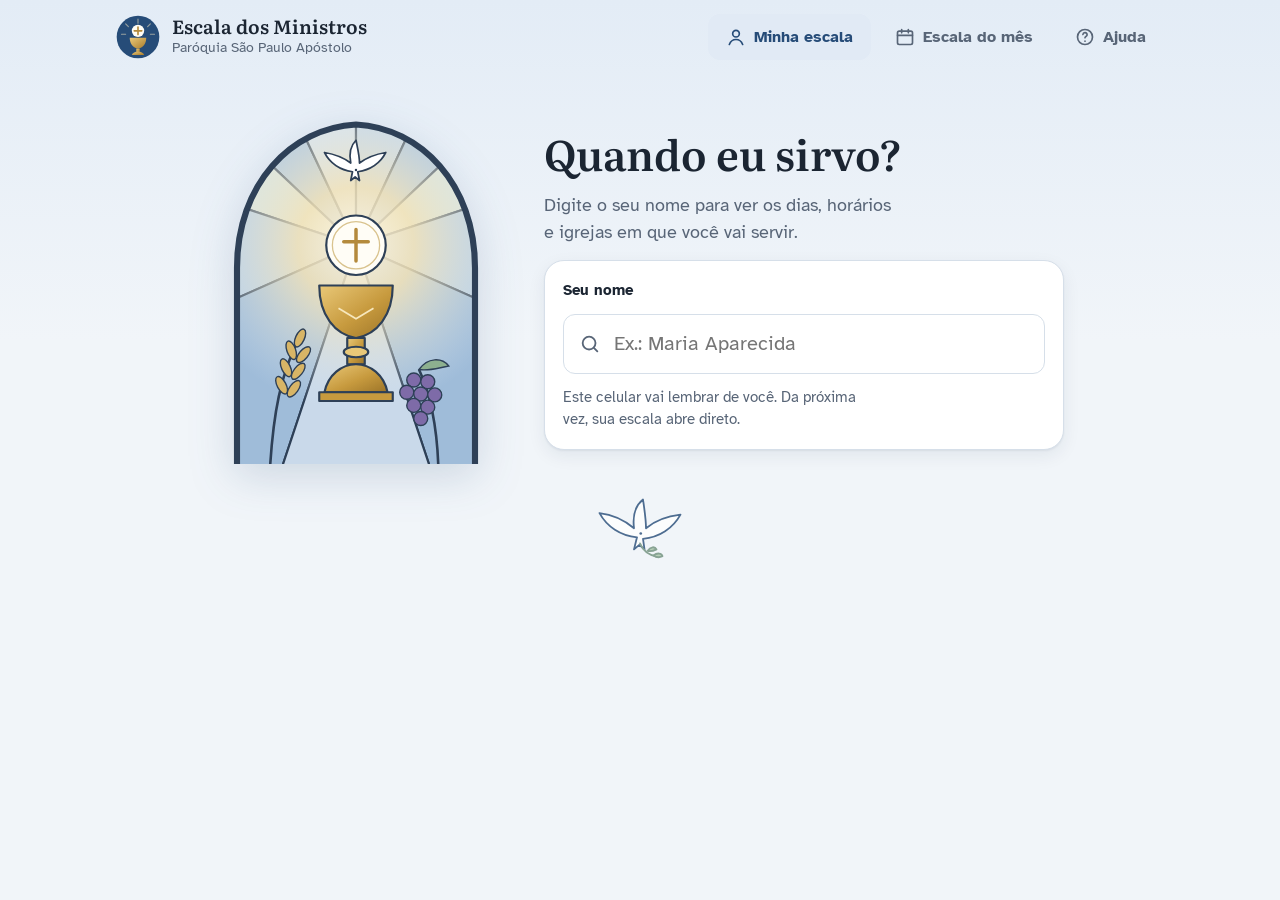
<file: index.html>
<!doctype html>
<html lang="pt-BR">
<head>
  <meta charset="utf-8">
  <meta name="viewport" content="width=device-width, initial-scale=1, viewport-fit=cover">
  <title>Escala dos Ministros</title>
  <meta name="description" content="Consulte quando e onde você serve como Ministro Extraordinário da Sagrada Comunhão.">
  <meta name="theme-color" content="#264C78">
  <link rel="manifest" href="manifest.webmanifest">
  <link rel="icon" href="assets/img/logo.svg" type="image/svg+xml">
  <link rel="apple-touch-icon" href="assets/img/apple-touch-icon.png">
  <meta name="apple-mobile-web-app-capable" content="yes">
  <meta name="apple-mobile-web-app-title" content="Escala">
  <link rel="preconnect" href="https://fonts.googleapis.com">
  <link rel="preconnect" href="https://fonts.gstatic.com" crossorigin>
  <link rel="stylesheet" href="https://fonts.googleapis.com/css2?family=Atkinson+Hyperlegible:ital,wght@0,400;0,700;1,400&family=Literata:opsz,wght@7..72,500;7..72,600&display=swap">
  <link rel="stylesheet" href="assets/css/tokens.css">
  <link rel="stylesheet" href="assets/css/base.css">
  <link rel="stylesheet" href="assets/css/ministro.css">
</head>
<body>
  <header class="topo">
    <div class="wrap">
      <img class="logo" src="assets/img/logo.svg" alt="">
      <div>
        <div class="nome-app">Escala dos Ministros</div>
        <div class="paroquia" id="paroquia">Paróquia São Paulo Apóstolo</div>
      </div>
    <nav class="nav" aria-label="Seções">
      <button data-act="ir" data-v="inicio" aria-current="page">
        <svg viewBox="0 0 24 24" fill="none" stroke="currentColor" stroke-width="2" stroke-linecap="round" stroke-linejoin="round" aria-hidden="true"><circle cx="12" cy="8" r="4"/><path d="M4 21c1.5-4 4.5-6 8-6s6.5 2 8 6"/></svg>
        Minha escala
      </button>
      <button data-act="ir" data-v="escala">
        <svg viewBox="0 0 24 24" fill="none" stroke="currentColor" stroke-width="2" stroke-linecap="round" stroke-linejoin="round" aria-hidden="true"><rect x="3" y="5" width="18" height="16" rx="2"/><path d="M3 10h18M8 3v4M16 3v4"/></svg>
        Escala do mês
      </button>
      <button data-act="ir" data-v="ajuda">
        <svg viewBox="0 0 24 24" fill="none" stroke="currentColor" stroke-width="2" stroke-linecap="round" stroke-linejoin="round" aria-hidden="true"><circle cx="12" cy="12" r="9"/><path d="M9.5 9a2.5 2.5 0 015 .5c0 1.5-2.5 2-2.5 3.5M12 17h.01"/></svg>
        Ajuda
      </button>
    </nav>
    </div>
  </header>
  <main id="app" class="wrap">
    <div class="loading"><div><img src="assets/img/logo.svg" alt=""><p>Carregando a escala…</p></div></div>
  </main>
  <noscript><p class="wrap">Para ver a escala, ative o JavaScript do navegador.</p></noscript>
  <script type="module" src="assets/js/ministro/app.js"></script>
</body>
</html>
</file>
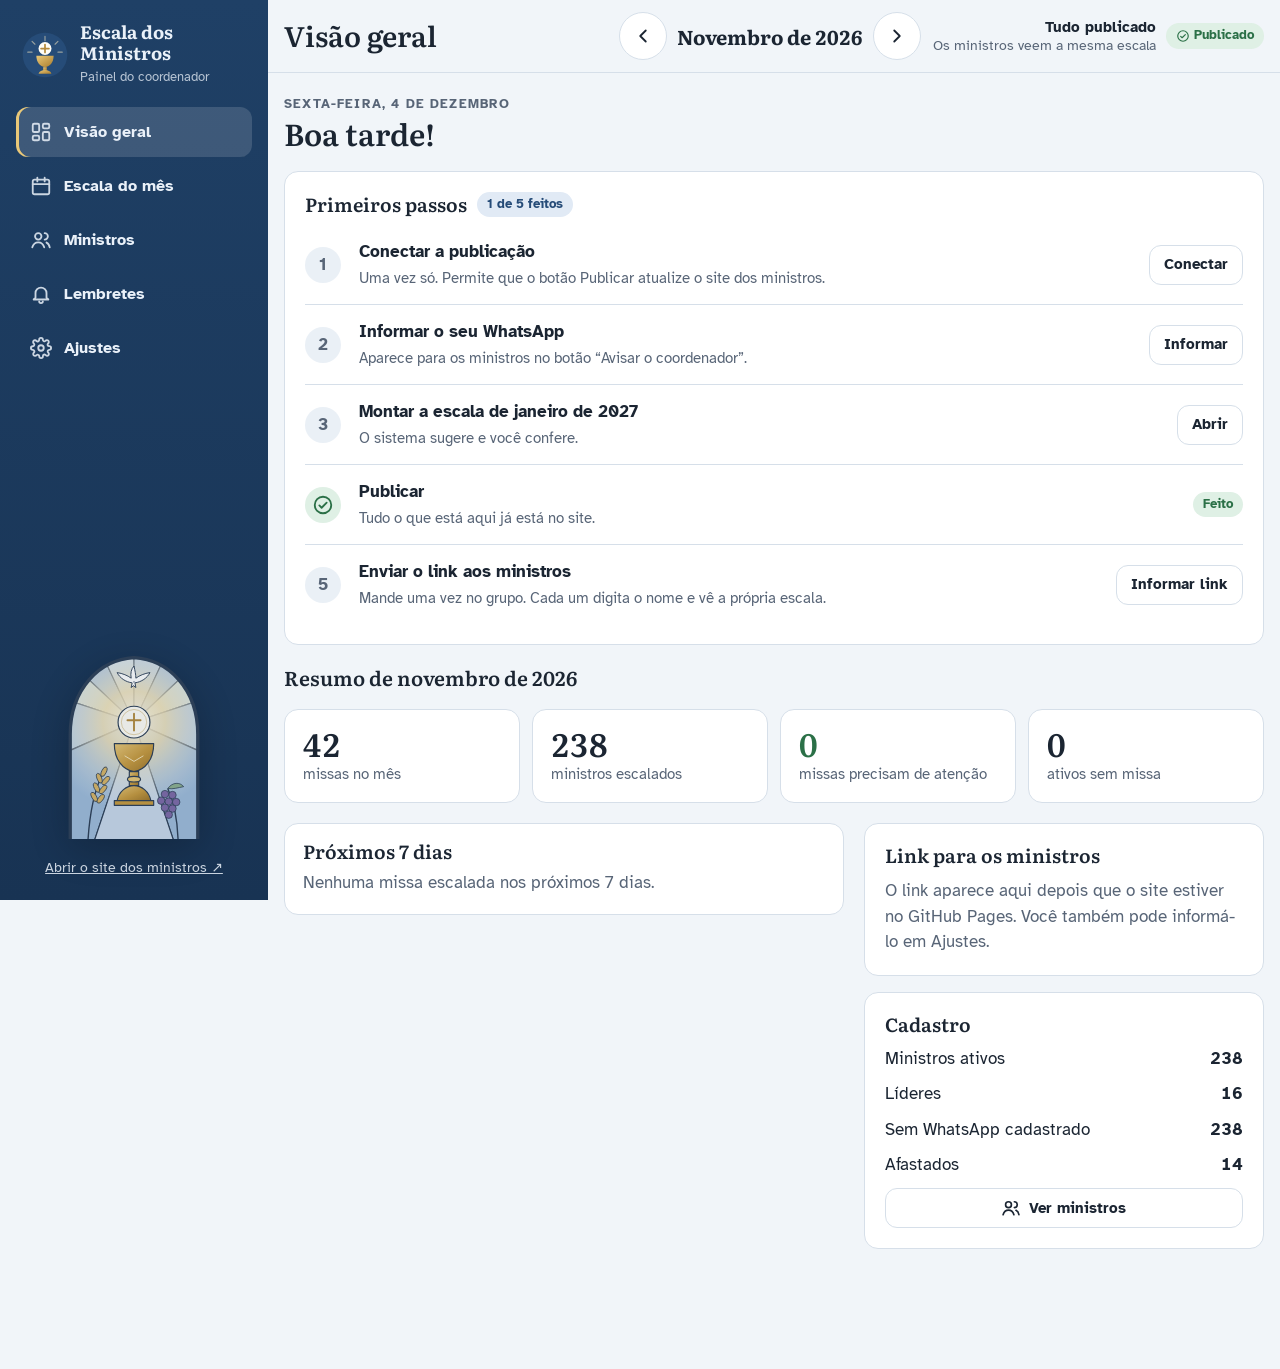
<file: coordenador.html>
<!doctype html>
<html lang="pt-BR">
<head>
  <meta charset="utf-8">
  <meta name="viewport" content="width=device-width, initial-scale=1, viewport-fit=cover">
  <title>Painel do Coordenador · Escala dos Ministros</title>
  <meta name="robots" content="noindex">
  <meta name="theme-color" content="#1F4066">
  <link rel="icon" href="assets/img/logo.svg" type="image/svg+xml">
  <link rel="apple-touch-icon" href="assets/img/apple-touch-icon.png">
  <link rel="preconnect" href="https://fonts.googleapis.com">
  <link rel="preconnect" href="https://fonts.gstatic.com" crossorigin>
  <link rel="stylesheet" href="https://fonts.googleapis.com/css2?family=Atkinson+Hyperlegible:ital,wght@0,400;0,700;1,400&family=Literata:opsz,wght@7..72,500;7..72,600&display=swap">
  <link rel="stylesheet" href="assets/css/tokens.css">
  <link rel="stylesheet" href="assets/css/base.css">
  <link rel="stylesheet" href="assets/css/coordenador.css">
</head>
<body>
  <div id="raiz">
    <div class="loading"><div><img src="assets/img/logo.svg" alt=""><p>Abrindo o painel…</p></div></div>
  </div>
  <noscript><p class="wrap">Para usar o painel, ative o JavaScript do navegador.</p></noscript>
  <script type="module" src="assets/js/coordenador/app.js"></script>
</body>
</html>
</file>
<file: assets/css/tokens.css>
/* Paleta: azul mariano, ouro litúrgico e verde-oliva suave, sobre um fundo de céu claro.
   Tipografia: Literata (títulos) e Atkinson Hyperlegible (texto), escolhida para leitura fácil por pessoas idosas. */
:root {
  --bg: #F1F5F9;
  --bg-top: #E3ECF6;
  --surface: #FFFFFF;
  --sunk: #EAF0F6;
  --ink: #1B2532;
  --muted: #586577;
  --line: #D6DFE9;
  --marian: #264C78;
  --marian-2: #3A6699;
  --marian-ink: #FFFFFF;
  --marian-soft: #E1EAF5;
  --gold: #8F6519;
  --gold-2: #C79A3E;
  --gold-soft: #F6EDD7;
  --sage: #557A66;
  --sage-soft: #E2EEE6;
  --ok: #2B7047;
  --ok-soft: #DFF0E5;
  --warn: #A9471A;
  --warn-soft: #FBE7DA;
  --cm: #264C78;
  --sp: #5B4E92;
  --se: #A0362B;
  --nsf: #2E7363;
  --pattern: rgba(38, 76, 120, .07);
  --shadow: 0 1px 2px rgba(20, 40, 70, .06), 0 6px 18px rgba(20, 40, 70, .07);
  --shadow-lg: 0 18px 50px rgba(15, 30, 55, .22);
  --f-body: "Atkinson Hyperlegible", system-ui, -apple-system, "Segoe UI", Roboto, sans-serif;
  --f-display: "Literata", Georgia, "Times New Roman", serif;
  --r: 14px;
  --r-sm: 10px;
}
@media (prefers-color-scheme: dark) {
  :root:not([data-theme="light"]) {
    --bg: #10161D; --bg-top: #16212D; --surface: #18212B; --sunk: #131A22; --ink: #E6ECF2; --muted: #9BA8B6; --line: #29343F;
    --marian: #8DB3DE; --marian-2: #A9C6E8; --marian-ink: #0D1621; --marian-soft: #1C2B3D;
    --gold: #E0BA68; --gold-2: #E0BA68; --gold-soft: #2E2715; --sage: #8FBBA2; --sage-soft: #18291F;
    --ok: #76C696; --ok-soft: #15301F; --warn: #F19C66; --warn-soft: #39231A;
    --cm: #8DB3DE; --sp: #B1A4E8; --se: #E8877A; --nsf: #7DC8B5; --pattern: rgba(141, 179, 222, .06);
    --shadow: 0 1px 2px rgba(0, 0, 0, .35); --shadow-lg: 0 18px 50px rgba(0, 0, 0, .5);
    color-scheme: dark;
  }
}
:root[data-theme="dark"] {
  --bg: #10161D; --bg-top: #16212D; --surface: #18212B; --sunk: #131A22; --ink: #E6ECF2; --muted: #9BA8B6; --line: #29343F;
  --marian: #8DB3DE; --marian-2: #A9C6E8; --marian-ink: #0D1621; --marian-soft: #1C2B3D;
  --gold: #E0BA68; --gold-2: #E0BA68; --gold-soft: #2E2715; --sage: #8FBBA2; --sage-soft: #18291F;
  --ok: #76C696; --ok-soft: #15301F; --warn: #F19C66; --warn-soft: #39231A;
  --cm: #8DB3DE; --sp: #B1A4E8; --se: #E8877A; --nsf: #7DC8B5; --pattern: rgba(141, 179, 222, .06);
  --shadow: 0 1px 2px rgba(0, 0, 0, .35); --shadow-lg: 0 18px 50px rgba(0, 0, 0, .5);
  color-scheme: dark;
}
</file>
<file: assets/css/base.css>
/* Componentes compartilhados pelo app do ministro e pelo painel do coordenador. */
*, *::before, *::after { box-sizing: border-box; }
html { -webkit-text-size-adjust: 100%; }
body {
  margin: 0; background: var(--bg); color: var(--ink);
  font-family: var(--f-body); font-size: 17px; line-height: 1.5;
  -webkit-font-smoothing: antialiased;
}
button, input, select, textarea { font: inherit; color: inherit; }
img, svg { max-width: 100%; }
[hidden] { display: none !important; }
h1, h2, h3 { font-family: var(--f-display); font-weight: 600; line-height: 1.2; margin: 0; text-wrap: balance; }
p { margin: 0; }
a { color: var(--marian); }
:focus-visible { outline: 3px solid var(--marian-2); outline-offset: 2px; border-radius: 8px; }
.muted { color: var(--muted); }
.tnum { font-variant-numeric: tabular-nums; }
.sr { position: absolute; width: 1px; height: 1px; overflow: hidden; clip: rect(0 0 0 0); white-space: nowrap; }
.eyebrow { font-size: 13px; letter-spacing: .09em; text-transform: uppercase; color: var(--muted); font-weight: 700; }
.wrap { width: 100%; max-width: 1080px; margin: 0 auto; padding-left: max(16px, env(safe-area-inset-left, 0px)); padding-right: max(16px, env(safe-area-inset-right, 0px)); }
.stack { display: flex; flex-direction: column; gap: 16px; }
.row { display: flex; gap: 10px; flex-wrap: wrap; align-items: center; }
.spacer { flex: 1; }

/* Fundo com padrão discreto de cruzes */
.pattern { position: relative; isolation: isolate; }
.pattern::before {
  content: ""; position: absolute; inset: 0; z-index: -1; background: var(--pattern);
  -webkit-mask: url("../img/padrao.svg") 0 0 / 56px 56px repeat; mask: url("../img/padrao.svg") 0 0 / 56px 56px repeat;
}

/* Botões */
.btn {
  display: inline-flex; align-items: center; justify-content: center; gap: 8px;
  min-height: 48px; padding: 10px 18px; border-radius: 12px; border: 1px solid var(--line);
  background: var(--surface); color: var(--ink); font-weight: 700; font-size: 16px; cursor: pointer;
  text-decoration: none; transition: background .15s, border-color .15s, transform .05s;
}
.btn:hover { background: var(--sunk); }
.btn:active { transform: translateY(1px); }
.btn svg { width: 20px; height: 20px; flex: none; }
.btn.primary { background: var(--marian); border-color: var(--marian); color: var(--marian-ink); }
.btn.primary:hover { background: var(--marian-2); }
.btn.gold { background: var(--gold-2); border-color: var(--gold-2); color: #1E1608; }
.btn.whats { background: #1F8F55; border-color: #1F8F55; color: #fff; }
.btn.whats:hover { background: #1A7A48; }
.btn.ghost { background: transparent; border-color: transparent; }
.btn.ghost:hover { background: var(--sunk); }
.btn.danger { color: var(--warn); border-color: var(--warn); background: var(--surface); }
.btn.small { min-height: 40px; padding: 6px 14px; font-size: 15px; }
.btn.block { width: 100%; }
.btn:disabled { opacity: .5; cursor: not-allowed; }
.iconbtn {
  width: 48px; height: 48px; border-radius: 50%; border: 1px solid var(--line); background: var(--surface);
  display: inline-grid; place-items: center; cursor: pointer; flex: none; color: var(--ink);
}
.iconbtn:hover { background: var(--sunk); }
.iconbtn svg { width: 22px; height: 22px; }

/* Chips de filtro */
.chips { display: flex; gap: 8px; flex-wrap: wrap; }
.chips.scroll { flex-wrap: nowrap; overflow-x: auto; scrollbar-width: none; padding-bottom: 2px; }
.chips.scroll::-webkit-scrollbar { display: none; }
.chip {
  flex: none; display: inline-flex; align-items: center; gap: 8px; min-height: 42px; padding: 6px 16px;
  border-radius: 999px; border: 1px solid var(--line); background: var(--surface); font-weight: 700; font-size: 15px; cursor: pointer;
}
.chip[aria-pressed="true"] { background: var(--ink); border-color: var(--ink); color: var(--bg); }
.dot { width: 10px; height: 10px; border-radius: 50%; background: var(--c, var(--muted)); flex: none; display: inline-block; }
.l-CM { --c: var(--cm); } .l-SP { --c: var(--sp); } .l-SE { --c: var(--se); } .l-NSF { --c: var(--nsf); }

/* Etiquetas */
.badge { display: inline-flex; align-items: center; gap: 4px; font-size: 13px; font-weight: 700; padding: 3px 10px; border-radius: 999px; background: var(--sunk); color: var(--muted); white-space: nowrap; }
.badge.ok { background: var(--ok-soft); color: var(--ok); }
.badge.warn { background: var(--warn-soft); color: var(--warn); }
.badge.gold { background: var(--gold-soft); color: var(--gold); }
.badge.blue { background: var(--marian-soft); color: var(--marian); }
.badge svg { width: 14px; height: 14px; }

/* Cartões */
.card { background: var(--surface); border: 1px solid var(--line); border-radius: var(--r); padding: 20px; }
.card h2 { font-size: 22px; }
.card h3 { font-size: 19px; }
.help {
  display: flex; gap: 12px; align-items: flex-start; background: var(--marian-soft); color: var(--ink);
  border-radius: var(--r-sm); padding: 14px 16px; font-size: 16px;
}
.help svg { width: 22px; height: 22px; flex: none; color: var(--marian); margin-top: 2px; }
.help.gold { background: var(--gold-soft); }
.help.gold svg { color: var(--gold); }
.help.warn { background: var(--warn-soft); }
.help.warn svg { color: var(--warn); }
.empty { text-align: center; padding: 32px 20px; color: var(--muted); background: var(--surface); border: 1px dashed var(--line); border-radius: var(--r); display: flex; flex-direction: column; align-items: center; gap: 12px; }
.empty img { width: 110px; opacity: .9; }

/* Formulários */
.field { display: flex; flex-direction: column; gap: 6px; min-width: 0; }
.field > label, .lbl { font-weight: 700; font-size: 15px; }
.field .hint { font-size: 14px; color: var(--muted); }
.input { width: 100%; min-height: 50px; border: 1px solid var(--line); background: var(--surface); border-radius: 12px; padding: 10px 14px; }
.input:focus { border-color: var(--marian-2); outline: none; box-shadow: 0 0 0 3px var(--marian-soft); }
.input.big { min-height: 60px; font-size: 20px; padding: 12px 18px; }
textarea.input { min-height: 90px; resize: vertical; }
.check { display: flex; gap: 12px; align-items: center; min-height: 44px; cursor: pointer; }
.check input { width: 22px; height: 22px; accent-color: var(--marian); flex: none; }
.grid2 { display: grid; grid-template-columns: repeat(auto-fit, minmax(230px, 1fr)); gap: 14px; }
.search { position: relative; }
.search svg { position: absolute; left: 16px; top: 50%; transform: translateY(-50%); width: 22px; height: 22px; color: var(--muted); pointer-events: none; }
.search .input { padding-left: 50px; }

/* Cartão de missa */
.day { display: grid; grid-template-columns: 80px 1fr; gap: 14px; align-items: start; }
.daylabel { position: sticky; top: 12px; text-align: center; padding-top: 6px; }
.daylabel .n { font-family: var(--f-display); font-size: 34px; font-weight: 600; line-height: 1; }
.daylabel .w { font-size: 12px; text-transform: uppercase; letter-spacing: .09em; color: var(--muted); font-weight: 700; margin-top: 6px; }
.daylabel.sun .w { color: var(--marian); }
.masses { display: flex; flex-direction: column; gap: 12px; min-width: 0; }
.mass { background: var(--surface); border: 1px solid var(--line); border-radius: var(--r); box-shadow: var(--shadow); overflow: hidden; border-top: 4px solid var(--c); }
.mass.alert { border-color: var(--warn); border-top-color: var(--warn); }
.mhead { display: flex; gap: 8px 14px; align-items: flex-start; padding: 14px 16px 12px; flex-wrap: wrap; }
.mtime { font-family: var(--f-display); font-size: 26px; font-weight: 600; line-height: 1.05; }
.mtitle { flex: 1; min-width: 0; }
.mtitle .t { font-weight: 700; }
.mtitle .p { color: var(--muted); font-size: 15px; display: flex; align-items: center; gap: 6px; }
.badges { display: flex; gap: 6px; flex-wrap: wrap; align-items: center; }
.names { display: grid; grid-template-columns: 1fr 1fr; }
.nm { padding: 8px 16px; border-top: 1px solid var(--line); min-width: 0; display: flex; gap: 8px; align-items: baseline; flex-wrap: wrap; }
.names .nm:nth-child(odd) { border-right: 1px solid var(--line); }
.nm.eu { background: var(--gold-soft); font-weight: 700; }
.tag { font-size: 12px; font-weight: 700; padding: 1px 8px; border-radius: 999px; white-space: nowrap; }
.tag.cr { background: var(--marian-soft); color: var(--marian); }
.tag.ld { background: var(--gold-soft); color: var(--gold); }
.mobs { padding: 0 16px 12px; font-size: 15px; color: var(--muted); font-style: italic; }
.mfoot { display: flex; gap: 8px; flex-wrap: wrap; padding: 10px 16px 14px; border-top: 1px solid var(--line); background: var(--sunk); }

/* Painel lateral / folha inferior */
.scrim { position: fixed; inset: 0; background: rgba(10, 20, 32, .45); z-index: 50; }
.sheet {
  position: fixed; z-index: 51; background: var(--bg); display: flex; flex-direction: column; box-shadow: var(--shadow-lg);
  top: 0; right: 0; bottom: 0; width: min(580px, 100%);
}
.sheet > header {
  display: flex; gap: 12px; align-items: flex-start; background: var(--surface); border-bottom: 1px solid var(--line);
  padding: max(16px, env(safe-area-inset-top, 0px)) max(16px, env(safe-area-inset-right, 0px)) 14px 20px;
}
.sheet > header h2 { font-size: 22px; }
.sheet > .body { flex: 1; overflow: auto; padding: 18px max(16px, env(safe-area-inset-right, 0px)) 40px 20px; display: flex; flex-direction: column; gap: 18px; }
.sheet > footer { display: flex; gap: 10px; flex-wrap: wrap; background: var(--surface); border-top: 1px solid var(--line); padding: 12px 20px max(12px, env(safe-area-inset-bottom, 0px)); }
@media (max-width: 640px) {
  .sheet { top: auto; left: 0; width: 100%; max-height: 92vh; border-radius: 20px 20px 0 0; }
  .sheet > header { border-radius: 20px 20px 0 0; padding-top: 16px; }
}
@media (prefers-reduced-motion: no-preference) {
  .sheet { animation: entra .2s ease-out; }
  @keyframes entra { from { transform: translateY(16px); opacity: .5; } }
}

.toast {
  position: fixed; left: 50%; transform: translateX(-50%); z-index: 80;
  bottom: calc(96px + env(safe-area-inset-bottom, 0px)); max-width: calc(100% - 32px);
  background: var(--ink); color: var(--bg); padding: 14px 20px; border-radius: 12px; font-weight: 700; box-shadow: var(--shadow-lg);
}

.list { display: flex; flex-direction: column; background: var(--surface); border: 1px solid var(--line); border-radius: var(--r); overflow: hidden; }
.li { display: flex; gap: 10px; align-items: center; padding: 10px 12px 10px 16px; border-top: 1px solid var(--line); min-height: 58px; }
.li:first-child { border-top: 0; }
.li .grow { flex: 1; min-width: 0; }
.li .sub { font-size: 14px; color: var(--muted); }
button.li { width: 100%; text-align: left; background: none; border-left: 0; border-right: 0; border-bottom: 0; cursor: pointer; }
button.li:hover { background: var(--sunk); }
.x { width: 40px; height: 40px; border-radius: 10px; border: 1px solid var(--line); background: var(--surface); display: grid; place-items: center; cursor: pointer; flex: none; }
.x:hover { color: var(--warn); border-color: var(--warn); }
.x svg { width: 18px; height: 18px; }
.add { width: 40px; height: 40px; border-radius: 10px; border: 1px solid var(--marian); color: var(--marian); background: var(--surface); display: grid; place-items: center; cursor: pointer; flex: none; }
.add svg { width: 20px; height: 20px; }
.tgl { border: 1px solid var(--line); background: var(--surface); border-radius: 10px; padding: 4px 10px; font-size: 13px; font-weight: 700; cursor: pointer; min-height: 36px; }
.tgl[aria-pressed="true"] { background: var(--marian-soft); color: var(--marian); border-color: var(--marian); }

.loading { display: grid; place-items: center; min-height: 60vh; color: var(--muted); gap: 14px; text-align: center; }
.loading img { width: 64px; }
@media (prefers-reduced-motion: no-preference) { .loading img { animation: pulse 1.6s ease-in-out infinite; } @keyframes pulse { 50% { opacity: .5; transform: scale(.96); } } }

@media (max-width: 640px) {
  .day { grid-template-columns: 1fr; gap: 8px; }
  .daylabel { position: static; display: flex; align-items: baseline; gap: 10px; text-align: left; padding: 4px 2px 0; }
  .daylabel .n { font-size: 26px; }
  .names { grid-template-columns: 1fr; }
  .names .nm:nth-child(odd) { border-right: 0; }
}
@media print {
  .noprint, nav, .toast, .mfoot { display: none !important; }
  body { background: #fff; font-size: 12px; }
  .mass { box-shadow: none; break-inside: avoid; }
}
</file>
<file: assets/css/ministro.css>
/* App do ministro — pensado primeiro para o celular. */
body { background: linear-gradient(180deg, var(--bg-top) 0, var(--bg) 340px) no-repeat, var(--bg); min-height: 100vh; }

.topo { padding-block: max(14px, env(safe-area-inset-top, 0px)) 6px; }
.topo .wrap { display: flex; align-items: center; gap: 12px; }
.topo .logo { width: 44px; height: 44px; flex: none; }
.topo .nome-app { font-family: var(--f-display); font-weight: 600; font-size: 19px; line-height: 1.15; }
.topo .paroquia { font-size: 14px; color: var(--muted); }

/* navegação: barra inferior no celular, abas no computador */
.nav {
  position: fixed; left: 0; right: 0; bottom: 0; z-index: 40; background: var(--surface); border-top: 1px solid var(--line);
  display: grid; grid-template-columns: repeat(3, 1fr);
  padding: 6px max(8px, env(safe-area-inset-right, 0px)) max(8px, env(safe-area-inset-bottom, 0px)) max(8px, env(safe-area-inset-left, 0px));
}
.nav button {
  background: none; border: 0; display: flex; flex-direction: column; align-items: center; gap: 2px; padding: 8px 4px;
  font-size: 13px; font-weight: 700; color: var(--muted); cursor: pointer; border-radius: 12px; min-height: 58px;
}
.nav button svg { width: 26px; height: 26px; }
.nav button[aria-current="page"] { color: var(--marian); background: var(--marian-soft); }
main { padding-bottom: calc(110px + env(safe-area-inset-bottom, 0px)); }
@media (min-width: 900px) {
  .nav { position: static; display: flex; margin-left: auto; gap: 6px; background: transparent; border: 0; padding: 0; }
  .nav button { flex-direction: row; gap: 8px; font-size: 16px; padding: 10px 18px; min-height: 46px; }
  .nav button svg { width: 20px; height: 20px; }
  main { padding-bottom: 60px; }
}

/* boas-vindas */
.boasvindas { display: grid; grid-template-columns: 1fr; gap: 6px; align-items: end; padding-top: 8px; }
.boasvindas .arte { width: min(220px, 56vw); margin: 0 auto -6px; filter: drop-shadow(0 12px 22px rgba(38, 76, 120, .18)); }
.boasvindas h1 { font-size: clamp(30px, 8vw, 42px); text-align: center; }
.boasvindas p { text-align: center; color: var(--muted); font-size: 18px; max-width: 30ch; margin: 0 auto; }
.busca-card { background: var(--surface); border: 1px solid var(--line); border-radius: 20px; padding: 18px; box-shadow: var(--shadow); display: flex; flex-direction: column; gap: 12px; }
.resultado { display: flex; align-items: center; gap: 14px; width: 100%; text-align: left; padding: 14px 16px; border: 1px solid var(--line); border-radius: 14px; background: var(--surface); cursor: pointer; min-height: 64px; }
.resultado:hover { background: var(--sunk); }
.resultado .ini { width: 44px; height: 44px; border-radius: 50%; background: var(--marian-soft); color: var(--marian); display: grid; place-items: center; font-weight: 700; flex: none; font-size: 17px; }
.resultado b { font-size: 18px; display: block; }
@media (min-width: 900px) {
  .boasvindas { grid-template-columns: 280px minmax(0, 520px); gap: 48px; align-items: center; justify-content: center; padding-top: 36px; }
  .boasvindas .arte { width: 100%; margin: 0; }
  .boasvindas h1, .boasvindas p { text-align: left; margin: 0; }
}

/* minha escala */
.saudacao { display: flex; align-items: center; gap: 14px; padding-top: 6px; }
.saudacao h1 { font-size: clamp(26px, 7vw, 36px); }
.proxima {
  position: relative; overflow: hidden; border-radius: 22px; padding: 22px; color: #fff;
  background: radial-gradient(120% 90% at 100% 0%, rgba(233, 200, 120, .35), transparent 55%), linear-gradient(150deg, #264C78, #1B3757);
  box-shadow: var(--shadow-lg); display: flex; flex-direction: column; gap: 14px;
}
.proxima .rotulo { font-size: 13px; letter-spacing: .1em; text-transform: uppercase; font-weight: 700; color: #F3DFA8; }
.proxima .quando { font-family: var(--f-display); font-size: clamp(30px, 8.5vw, 44px); font-weight: 600; line-height: 1.05; }
.proxima .onde { font-size: 19px; display: flex; gap: 8px; align-items: center; }
.proxima .onde svg { width: 22px; height: 22px; flex: none; opacity: .9; }
.proxima .falta { display: inline-flex; align-self: flex-start; padding: 5px 12px; border-radius: 999px; background: rgba(255, 255, 255, .16); font-weight: 700; font-size: 15px; }
.proxima .cruz { position: absolute; right: -18px; bottom: -26px; width: 150px; opacity: .1; pointer-events: none; }
.proxima .acoes { display: flex; gap: 10px; flex-wrap: wrap; }
.proxima .btn { background: rgba(255, 255, 255, .14); border-color: rgba(255, 255, 255, .25); color: #fff; }
.proxima .btn:hover { background: rgba(255, 255, 255, .22); }
.proxima .btn.gold { background: #E9C878; border-color: #E9C878; color: #1E1608; }
.datas { display: flex; flex-direction: column; gap: 10px; }
.data-item { display: grid; grid-template-columns: 64px 1fr; gap: 14px; align-items: center; background: var(--surface); border: 1px solid var(--line); border-radius: 16px; padding: 12px 16px; border-left: 6px solid var(--c); }
.data-item .cal { text-align: center; line-height: 1; }
.data-item .cal .d { font-family: var(--f-display); font-size: 30px; font-weight: 600; }
.data-item .cal .m { font-size: 12px; text-transform: uppercase; letter-spacing: .08em; color: var(--muted); font-weight: 700; margin-top: 4px; }
.data-item .t { font-weight: 700; font-size: 18px; }
.data-item.passada { opacity: .6; }
.secao-titulo { display: flex; align-items: center; gap: 10px; font-family: var(--f-display); font-size: 21px; font-weight: 600; }
.secao-titulo::after { content: ""; flex: 1; height: 1px; background: var(--line); }

.mesbar { display: flex; align-items: center; gap: 10px; }
.mesbar h1 { font-size: clamp(24px, 6.5vw, 34px); flex: 1; min-width: 0; text-align: center; }

.faq details { background: var(--surface); border: 1px solid var(--line); border-radius: 14px; }
.faq summary { cursor: pointer; padding: 16px 18px; font-weight: 700; font-size: 18px; list-style: none; display: flex; gap: 10px; align-items: center; min-height: 60px; }
.faq summary::-webkit-details-marker { display: none; }
.faq summary::after { content: "+"; margin-left: auto; font-size: 24px; color: var(--marian); line-height: 1; }
.faq details[open] summary::after { content: "–"; }
.faq .resp { padding: 0 18px 18px; display: flex; flex-direction: column; gap: 10px; }
.faq ol { margin: 0; padding-left: 22px; display: flex; flex-direction: column; gap: 6px; }
.rodape-arte { display: flex; justify-content: center; padding: 18px 0 0; opacity: .8; }
.rodape-arte img { width: 90px; }
</file>
<file: assets/css/coordenador.css>
/* Painel do coordenador: barra lateral no computador, barra inferior no celular. */
body { min-height: 100vh; }
.layout { display: grid; grid-template-columns: 268px 1fr; min-height: 100vh; }

.lateral {
  position: sticky; top: 0; height: 100vh; overflow: auto; display: flex; flex-direction: column; gap: 18px;
  background: linear-gradient(180deg, #1F4066 0%, #183353 100%); color: #EAF1F9; padding: 22px 16px;
}
.lateral .marca { display: flex; gap: 12px; align-items: center; padding: 0 6px; }
.lateral .marca img { width: 46px; height: 46px; }
.lateral .marca b { font-family: var(--f-display); font-size: 18px; display: block; line-height: 1.15; }
.lateral .marca span { font-size: 13px; opacity: .75; }
.menu { display: flex; flex-direction: column; gap: 4px; }
.menu button {
  display: flex; align-items: center; gap: 12px; width: 100%; padding: 12px 14px; border-radius: 12px; border: 0;
  background: transparent; color: inherit; font-weight: 700; font-size: 16px; cursor: pointer; text-align: left; min-height: 50px;
}
.menu button svg { width: 22px; height: 22px; flex: none; opacity: .85; }
.menu button:hover { background: rgba(255, 255, 255, .08); }
.menu button[aria-current="page"] { background: rgba(255, 255, 255, .14); box-shadow: inset 3px 0 0 #E9C878; }
.menu .cont { margin-left: auto; font-size: 12px; background: #E9C878; color: #1E1608; border-radius: 999px; padding: 1px 8px; }
.lateral .arte { margin-top: auto; opacity: .9; display: flex; justify-content: center; }
.lateral .arte img { width: 150px; filter: drop-shadow(0 10px 20px rgba(0, 0, 0, .25)); }
.lateral .ver-site { color: #EAF1F9; font-size: 14px; text-align: center; opacity: .85; }

.principal { min-width: 0; display: flex; flex-direction: column; }
.barra {
  position: sticky; top: 0; z-index: 30; background: color-mix(in srgb, var(--bg) 88%, transparent); backdrop-filter: blur(10px);
  border-bottom: 1px solid var(--line); padding-top: env(safe-area-inset-top, 0px);
}
.barra .wrap { display: flex; align-items: center; gap: 12px; min-height: 72px; padding-block: 10px; }
.barra h1 { font-size: clamp(22px, 3vw, 28px); flex: 1; min-width: 0; }
.barra .logo-m { display: none; width: 40px; height: 40px; }
.status-pub { display: flex; align-items: center; gap: 10px; }
.status-pub .estado { font-size: 14px; color: var(--muted); text-align: right; line-height: 1.25; }
.status-pub .estado b { display: block; color: var(--ink); font-size: 15px; }
.conteudo { padding-block: 22px 120px; display: flex; flex-direction: column; gap: 20px; }

.navm { display: none; }
@media (max-width: 999px) {
  .layout { grid-template-columns: 1fr; }
  .lateral { display: none; }
  .barra .logo-m { display: block; }
  .status-pub .estado { display: none; }
  .navm {
    display: grid; grid-template-columns: repeat(5, 1fr); position: fixed; left: 0; right: 0; bottom: 0; z-index: 40;
    background: var(--surface); border-top: 1px solid var(--line);
    padding: 6px max(6px, env(safe-area-inset-right, 0px)) max(8px, env(safe-area-inset-bottom, 0px)) max(6px, env(safe-area-inset-left, 0px));
  }
  .navm button { background: none; border: 0; display: flex; flex-direction: column; align-items: center; gap: 2px; padding: 8px 2px; font-size: 12px; font-weight: 700; color: var(--muted); border-radius: 12px; cursor: pointer; min-height: 56px; }
  .navm button svg { width: 24px; height: 24px; }
  .navm button[aria-current="page"] { color: var(--marian); background: var(--marian-soft); }
  .conteudo { padding-bottom: calc(110px + env(safe-area-inset-bottom, 0px)); }
}

/* Números do mês */
.numeros { display: grid; grid-template-columns: repeat(4, minmax(0, 1fr)); gap: 12px; }
.numero { background: var(--surface); border: 1px solid var(--line); border-radius: var(--r); padding: 16px 18px; display: flex; flex-direction: column; gap: 2px; }
.numero b { font-family: var(--f-display); font-size: 32px; font-weight: 600; line-height: 1.1; }
.numero span { color: var(--muted); font-size: 15px; }
.numero.warn b { color: var(--warn); }
.numero.ok b { color: var(--ok); }
@media (max-width: 760px) { .numeros { grid-template-columns: repeat(2, minmax(0, 1fr)); } }

.colunas { display: grid; grid-template-columns: minmax(0, 1.4fr) minmax(0, 1fr); gap: 20px; align-items: start; }
@media (max-width: 1100px) { .colunas { grid-template-columns: 1fr; } }

/* Passos */
.passos { display: flex; flex-direction: column; gap: 0; counter-reset: passo; }
.passo { display: grid; grid-template-columns: 40px 1fr auto; gap: 14px; align-items: center; padding: 14px 0; border-top: 1px solid var(--line); }
.passo:first-child { border-top: 0; }
.passo .num { width: 36px; height: 36px; border-radius: 50%; display: grid; place-items: center; font-weight: 700; background: var(--sunk); color: var(--muted); }
.passo.feito .num { background: var(--ok-soft); color: var(--ok); }
.passo .num svg { width: 22px; height: 22px; }
.passo b { display: block; }
.passo .sub { font-size: 15px; color: var(--muted); }
@media (max-width: 560px) { .passo { grid-template-columns: 36px 1fr; } .passo > :last-child { grid-column: 2; justify-self: start; } }

.mini { display: grid; grid-template-columns: 58px 1fr auto; gap: 12px; align-items: center; padding: 12px 14px; border-top: 1px solid var(--line); width: 100%; background: none; border-left: 0; border-right: 0; border-bottom: 0; text-align: left; cursor: pointer; }
.mini:first-child { border-top: 0; }
.mini:hover { background: var(--sunk); }
.mini .d { text-align: center; line-height: 1.05; border-left: 4px solid var(--c); padding-left: 6px; }
.mini .d b { font-family: var(--f-display); font-size: 22px; display: block; }
.mini .d span { font-size: 12px; color: var(--muted); text-transform: uppercase; font-weight: 700; }

.acoes-mes { display: flex; gap: 10px; flex-wrap: wrap; align-items: center; }
.mesnav { display: flex; align-items: center; gap: 8px; }
.mesnav b { font-family: var(--f-display); font-size: 20px; min-width: 190px; text-align: center; }

.pessoa-li .ini { width: 42px; height: 42px; border-radius: 50%; background: var(--marian-soft); color: var(--marian); display: grid; place-items: center; font-weight: 700; flex: none; }
.pessoa-li .ini.ld { background: var(--gold-soft); color: var(--gold); }
.pessoa-li.off { opacity: .6; }

table.regras { width: 100%; border-collapse: collapse; font-size: 15px; }
table.regras th, table.regras td { padding: 10px 8px; border-top: 1px solid var(--line); text-align: left; vertical-align: middle; }
table.regras th { border-top: 0; font-size: 13px; text-transform: uppercase; letter-spacing: .05em; color: var(--muted); }
table.regras .input { min-height: 42px; padding: 6px 10px; }
table.regras input[type=number] { width: 78px; }
.tabela { overflow-x: auto; }

.etapas { display: flex; flex-direction: column; gap: 14px; counter-reset: et; }
.etapa { display: grid; grid-template-columns: 34px 1fr; gap: 12px; }
.etapa::before { counter-increment: et; content: counter(et); width: 30px; height: 30px; border-radius: 50%; background: var(--marian); color: var(--marian-ink); display: grid; place-items: center; font-weight: 700; font-size: 15px; }
.etapa > div { display: flex; flex-direction: column; gap: 6px; }
code, .code { font-family: ui-monospace, Menlo, Consolas, monospace; font-size: .92em; background: var(--sunk); padding: 1px 6px; border-radius: 6px; }

.historico { display: flex; flex-direction: column; gap: 6px; }
.historico .mes { font-weight: 700; margin-top: 6px; }
.banner { display: flex; gap: 12px; align-items: center; flex-wrap: wrap; }
.modal { position: fixed; inset: 0; z-index: 60; display: grid; place-items: center; padding: 16px; }
.modal .caixa { position: relative; z-index: 61; background: var(--surface); border-radius: 18px; box-shadow: var(--shadow-lg); width: min(560px, 100%); max-height: 90vh; overflow: auto; padding: 24px; display: flex; flex-direction: column; gap: 14px; }
.modal .caixa h2 { font-size: 24px; }

@media (max-width: 999px) {
  .barra .wrap { flex-wrap: wrap; row-gap: 6px; min-height: 0; }
  .barra h1 { font-size: 22px; }
  .mesnav { order: 3; width: 100%; justify-content: space-between; }
  .mesnav b { min-width: 0; flex: 1; font-size: 19px; }
  .mesnav .iconbtn { width: 44px; height: 44px; }
  .status-pub .badge { font-size: 12px; }
}
</file>
